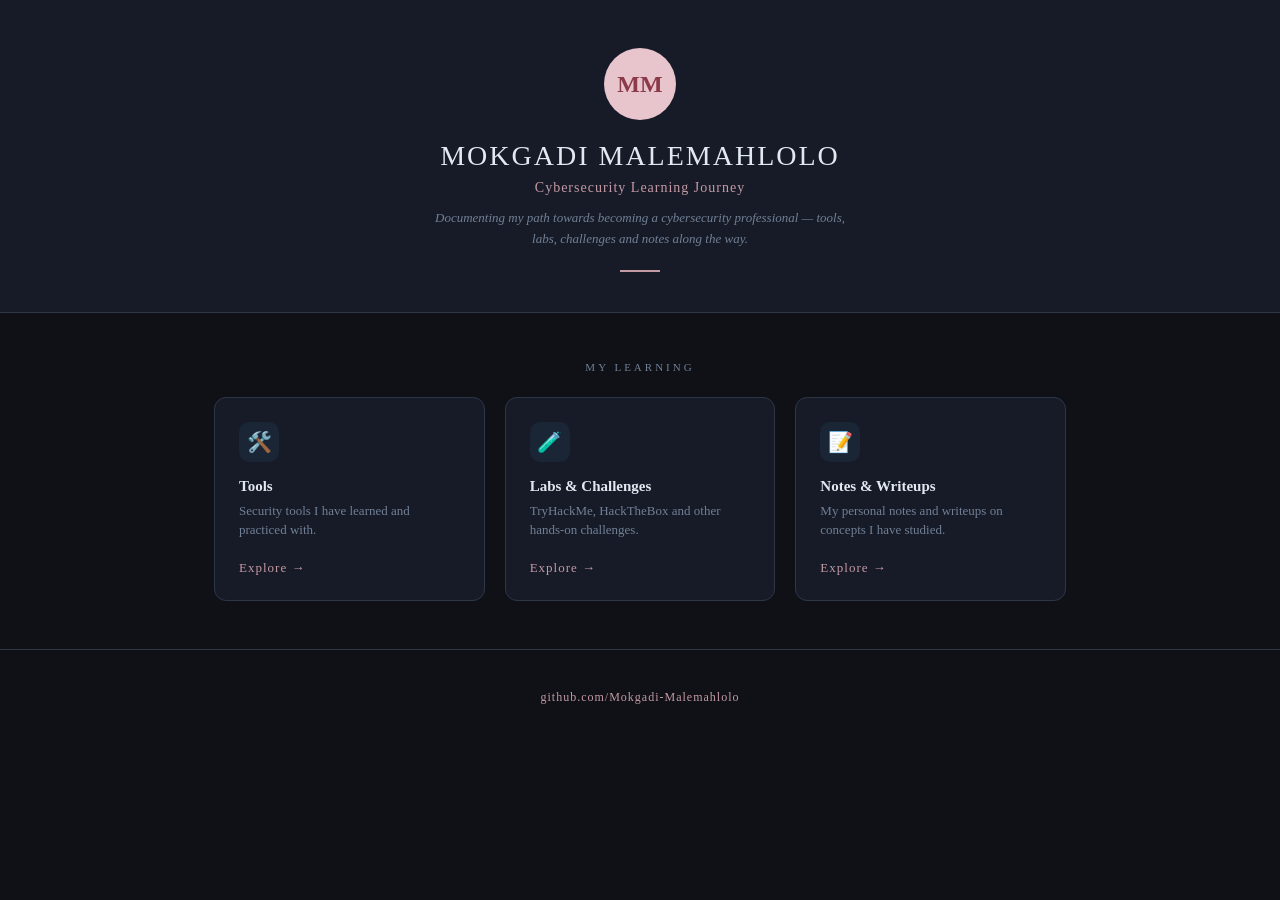
<file: index.html>
<!DOCTYPE html>
<html lang="en">
<head>
  <meta charset="UTF-8">
  <meta name="viewport" content="width=device-width, initial-scale=1.0">
  <title>Mokgadi | Cybersecurity Journey</title>
  <link rel="stylesheet" href="style.css">
</head>
<body>

  <header>
    <div class="avatar">MM</div>
    <h1>Mokgadi Malemahlolo</h1>
    <p class="role">Cybersecurity Learning Journey</p>
    <p class="bio">Documenting my path towards becoming a cybersecurity professional — tools, labs, challenges and notes along the way.</p>
    <div class="divider"></div>
  </header>

  <main>
    <p class="section-title">My Learning</p>

    <div class="grid">

      <a class="card" href="./tools/">
        <div class="card-icon icon-tools">🛠️</div>
        <h2>Tools</h2>
        <p>Security tools I have learned and practiced with.</p>
        <div class="card-arrow">Explore →</div>
      </a>

      <a class="card" href="./labs/">
        <div class="card-icon icon-labs">🧪</div>
        <h2>Labs & Challenges</h2>
        <p>TryHackMe, HackTheBox and other hands-on challenges.</p>
        <div class="card-arrow">Explore →</div>
      </a>

      <a class="card" href="./writeups/">
        <div class="card-icon icon-writeups">📝</div>
        <h2>Notes & Writeups</h2>
        <p>My personal notes and writeups on concepts I have studied.</p>
        <div class="card-arrow">Explore →</div>
      </a>

    </div>
  </main>

  <footer>
    <a href="https://github.com/Mokgadi-Malemahlolo" target="_blank">github.com/Mokgadi-Malemahlolo</a>
  </footer>

</body>
</html>
</file>
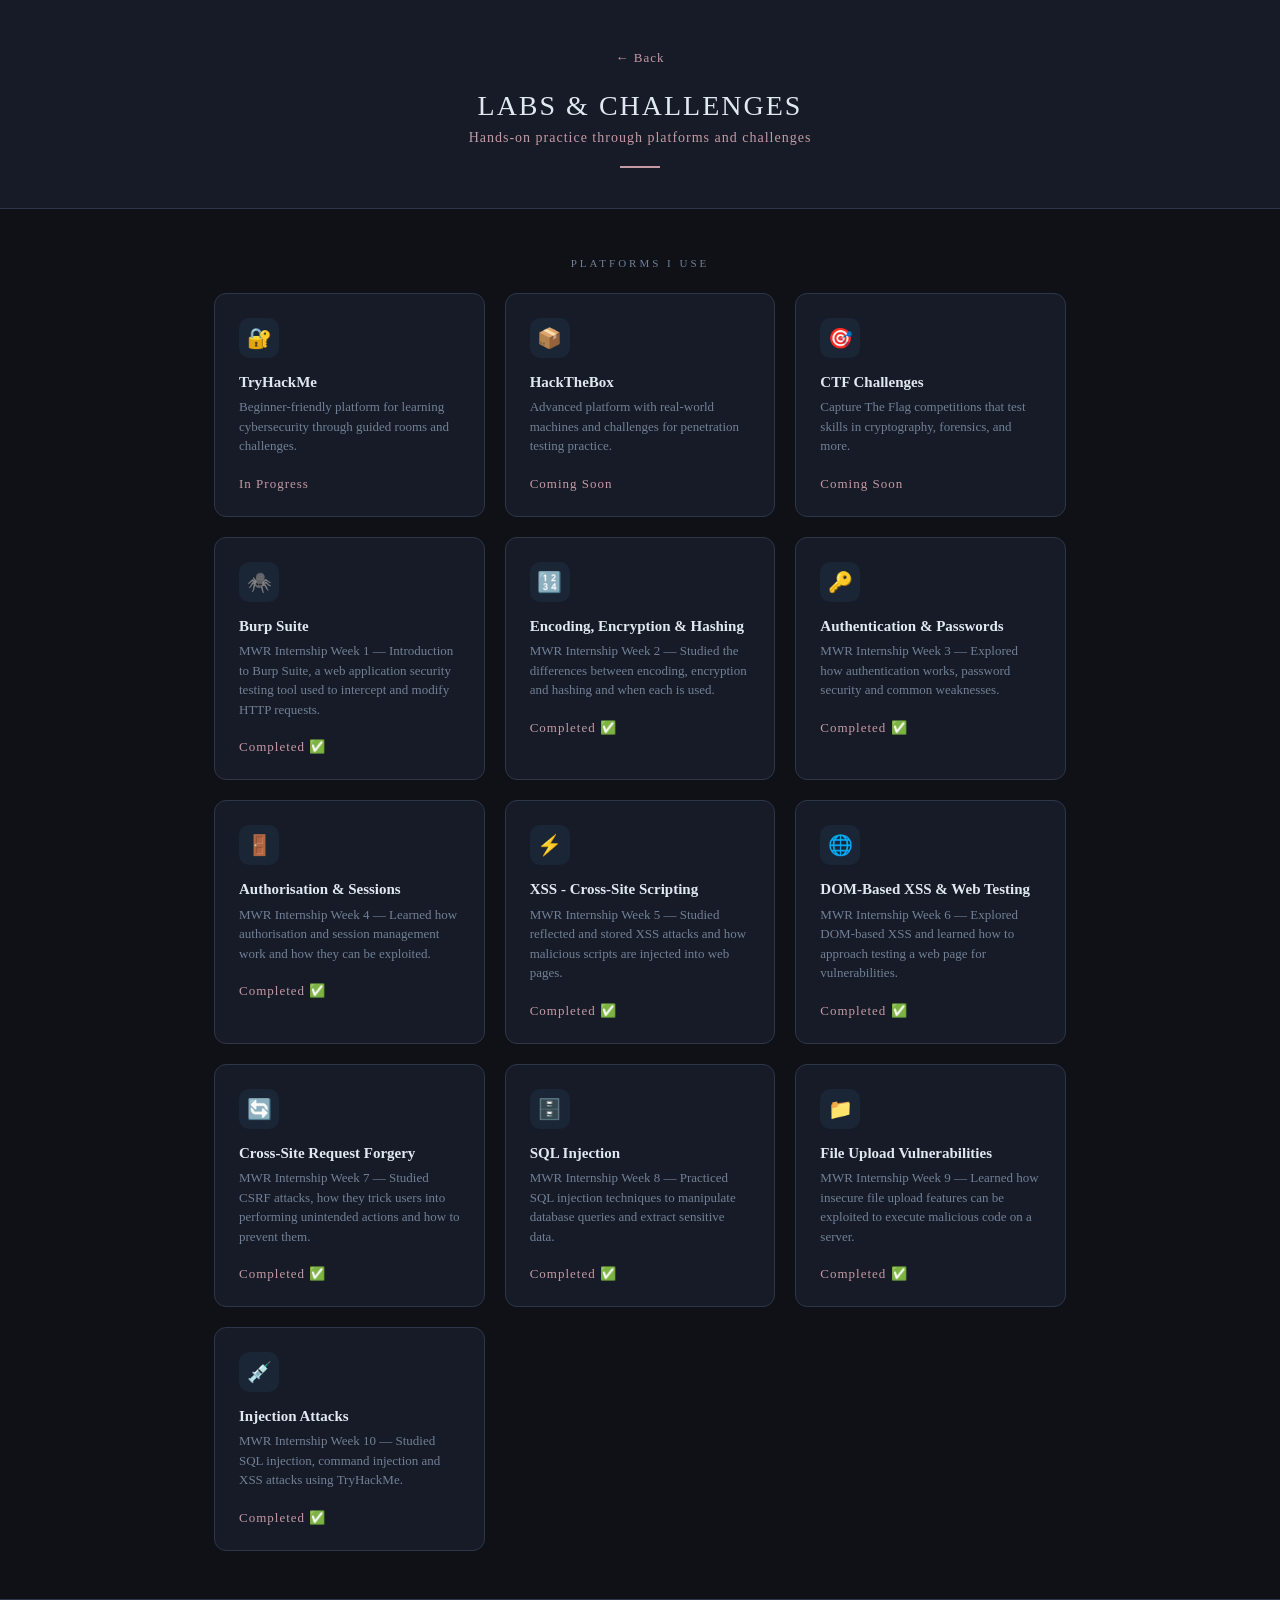
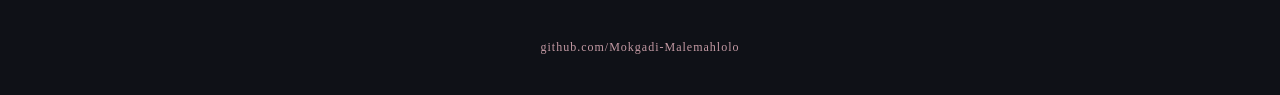
<file: labs/index.html>
<!DOCTYPE html>
<html lang="en">
<head>
  <meta charset="UTF-8">
  <meta name="viewport" content="width=device-width, initial-scale=1.0">
  <title>Labs | Mokgadi</title>
  <link rel="stylesheet" href="../style.css">
</head>
<body>

  <header>
    <a class="back" href="../index.html">← Back</a>
    <h1>Labs & Challenges</h1>
    <p class="role">Hands-on practice through platforms and challenges</p>
    <div class="divider"></div>
  </header>

  <main>
    <p class="section-title">Platforms I Use</p>

    <div class="grid">

      <div class="card">
        <div class="card-icon icon-labs">🔐</div>
        <h2>TryHackMe</h2>
        <p>Beginner-friendly platform for learning cybersecurity through guided rooms and challenges.</p>
        <div class="card-arrow">In Progress</div>
      </div>

      <div class="card">
        <div class="card-icon icon-labs">📦</div>
        <h2>HackTheBox</h2>
        <p>Advanced platform with real-world machines and challenges for penetration testing practice.</p>
        <div class="card-arrow">Coming Soon</div>
      </div>

      <div class="card">
        <div class="card-icon icon-labs">🎯</div>
        <h2>CTF Challenges</h2>
        <p>Capture The Flag competitions that test skills in cryptography, forensics, and more.</p>
        <div class="card-arrow">Coming Soon</div>
      </div>

      <div class="card">
       <div class="card-icon icon-labs">🕷️</div>
       <h2>Burp Suite</h2>
       <p>MWR Internship Week 1 — Introduction to Burp Suite, a web application security testing
         tool used to intercept and modify HTTP requests.</p>
       <div class="card-arrow">Completed ✅</div>
      </div>
      
      <div class="card">
       <div class="card-icon icon-labs">🔢</div>
       <h2>Encoding, Encryption & Hashing</h2>
       <p>MWR Internship Week 2 — Studied the differences between encoding, encryption and hashing and when each is used.</p>
       <div class="card-arrow">Completed ✅</div>
      </div>

      <div class="card">
       <div class="card-icon icon-labs">🔑</div>
      <h2>Authentication & Passwords</h2>
      <p>MWR Internship Week 3 — Explored how authentication works, password security and common weaknesses.</p>
      <div class="card-arrow">Completed ✅</div>
      </div>

      <div class="card">
       <div class="card-icon icon-labs">🚪</div>
       <h2>Authorisation & Sessions</h2>
       <p>MWR Internship Week 4 — Learned how authorisation and session management work and how they can be exploited.</p>
       <div class="card-arrow">Completed ✅</div>
     </div>

     <div class="card">
      <div class="card-icon icon-labs">⚡</div>
      <h2>XSS - Cross-Site Scripting</h2>
      <p>MWR Internship Week 5 — Studied reflected and stored XSS attacks and how malicious scripts are injected into web pages.</p>
      <div class="card-arrow">Completed ✅</div>
     </div>

     <div class="card">
      <div class="card-icon icon-labs">🌐</div>
      <h2>DOM-Based XSS & Web Testing</h2>
      <p>MWR Internship Week 6 — Explored DOM-based XSS and learned how to approach testing a web page for vulnerabilities.</p>
      <div class="card-arrow">Completed ✅</div>
     </div>

    <div class="card">
     <div class="card-icon icon-labs">🔄</div>
     <h2>Cross-Site Request Forgery</h2>
     <p>MWR Internship Week 7 — Studied CSRF attacks, how they trick users into performing unintended actions and how to prevent them.</p>
     <div class="card-arrow">Completed ✅</div>
    </div>

    <div class="card">
     <div class="card-icon icon-labs">🗄️</div>
     <h2>SQL Injection</h2>
     <p>MWR Internship Week 8 — Practiced SQL injection techniques to manipulate database queries and extract sensitive data.</p>
     <div class="card-arrow">Completed ✅</div>
    </div>

    <div class="card">
     <div class="card-icon icon-labs">📁</div>
     <h2>File Upload Vulnerabilities</h2>
     <p>MWR Internship Week 9 — Learned how insecure file upload features can be 
      exploited to execute malicious code on a server.</p>
     <div class="card-arrow">Completed ✅</div>
    </div>

      <div class="card">
       <div class="card-icon icon-labs">💉</div>
       <h2>Injection Attacks</h2>
       <p>MWR Internship Week 10 — Studied SQL injection, command injection and XSS attacks using TryHackMe.</p>
       <div class="card-arrow">Completed ✅</div>
      </div>

    </div>
    
  </main>

  <footer>
    <a href="https://github.com/Mokgadi-Malemahlolo" target="_blank">github.com/Mokgadi-Malemahlolo</a>
  </footer>

</body>
</html>
</file>
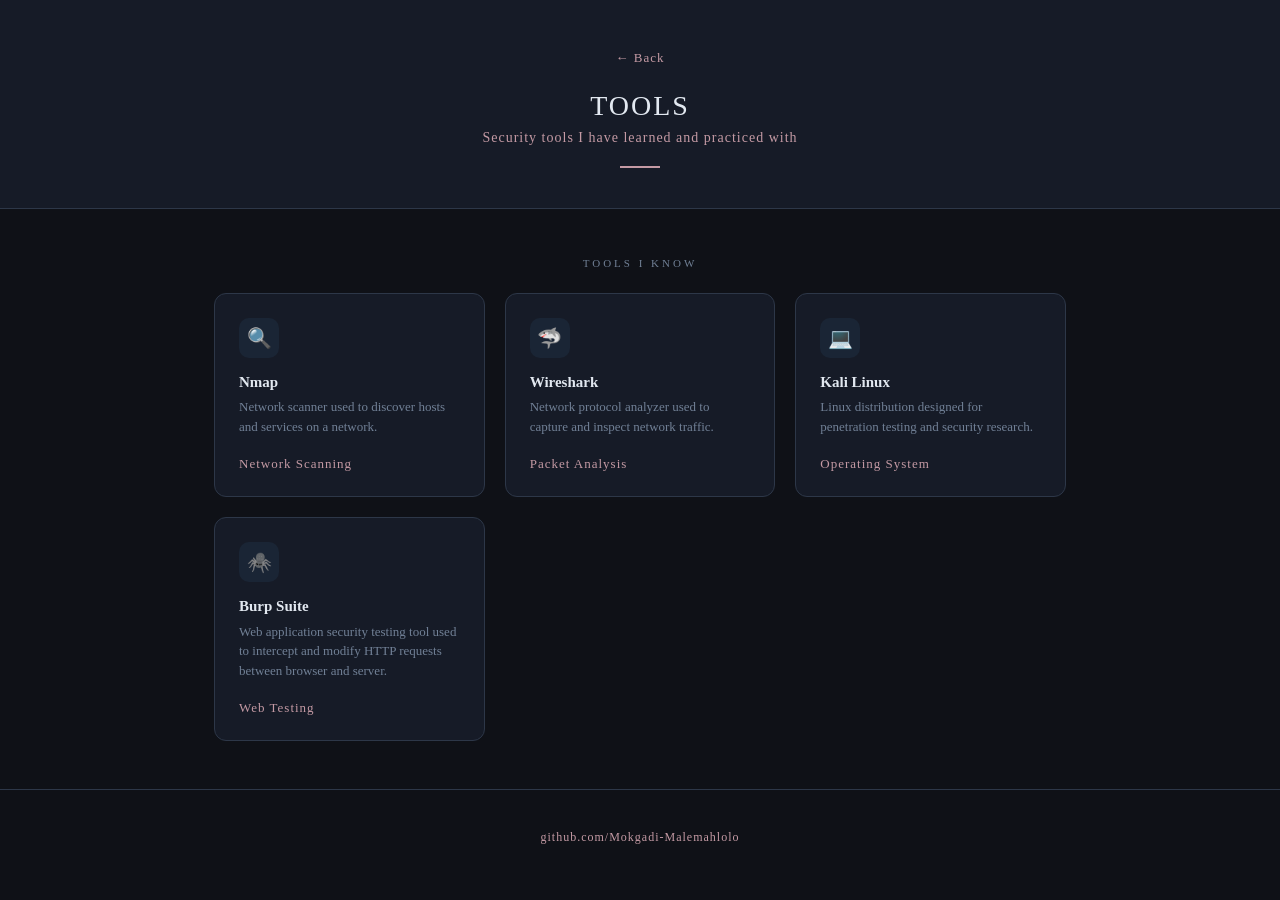
<file: tools/index.html>
<!DOCTYPE html>
<html lang="en">
<head>
  <meta charset="UTF-8">
  <meta name="viewport" content="width=device-width, initial-scale=1.0">
  <title>Tools | Mokgadi</title>
  <link rel="stylesheet" href="../style.css">
</head>
<body>

  <header>
    <a class="back" href="../index.html">← Back</a>
    <h1>Tools</h1>
    <p class="role">Security tools I have learned and practiced with</p>
    <div class="divider"></div>
  </header>

  <main>
    <p class="section-title">Tools I Know</p>

    <div class="grid">

      <div class="card">
        <div class="card-icon icon-tools">🔍</div>
        <h2>Nmap</h2>
        <p>Network scanner used to discover hosts and services on a network.</p>
        <div class="card-arrow">Network Scanning</div>
      </div>

      <div class="card">
        <div class="card-icon icon-tools">🦈</div>
        <h2>Wireshark</h2>
        <p>Network protocol analyzer used to capture and inspect network traffic.</p>
        <div class="card-arrow">Packet Analysis</div>
      </div>

      <div class="card">
        <div class="card-icon icon-tools">💻</div>
        <h2>Kali Linux</h2>
        <p>Linux distribution designed for penetration testing and security research.</p>
        <div class="card-arrow">Operating System</div>
      </div>

      <div class="card">
       <div class="card-icon icon-tools">🕷️</div>
       <h2>Burp Suite</h2>
       <p>Web application security testing tool used to intercept and modify HTTP requests between browser and server.</p>
       <div class="card-arrow">Web Testing</div>
      </div>



    </div>
  </main>

  <footer>
    <a href="https://github.com/Mokgadi-Malemahlolo" target="_blank">github.com/Mokgadi-Malemahlolo</a>
  </footer>

</body>
</html>
</file>
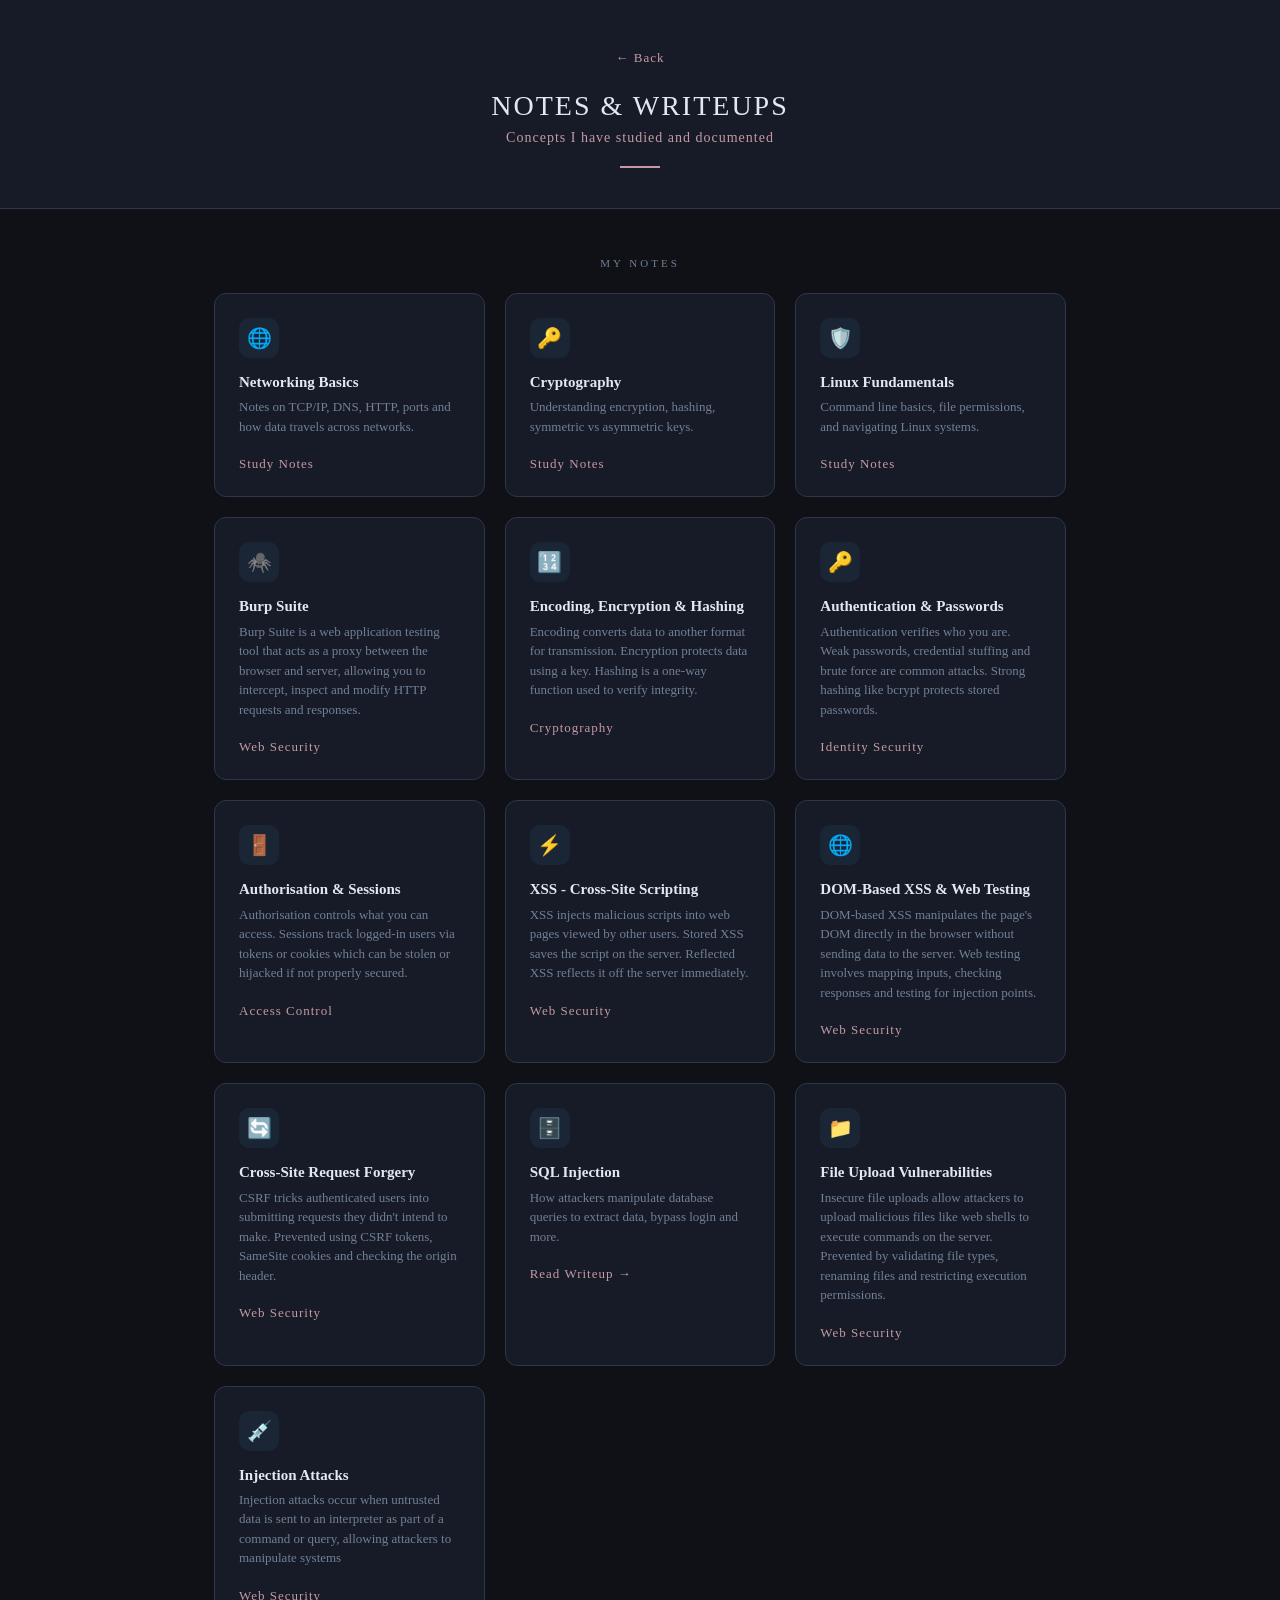
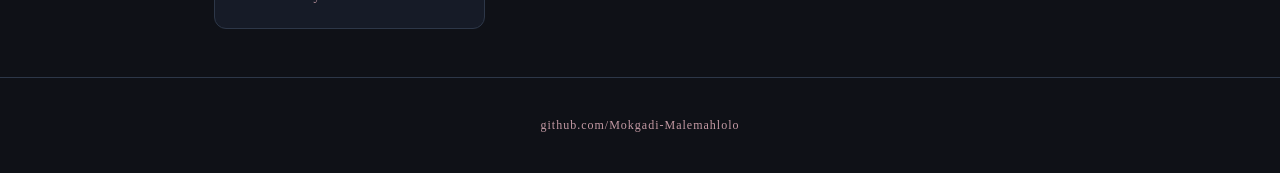
<file: writeups/index.html>
<!DOCTYPE html>
<html lang="en">
<head>
  <meta charset="UTF-8">
  <meta name="viewport" content="width=device-width, initial-scale=1.0">
  <title>Writeups | Mokgadi</title>
  <link rel="stylesheet" href="../style.css">
</head>
<body>

  <header>
    <a class="back" href="../index.html">← Back</a>
    <h1>Notes & Writeups</h1>
    <p class="role">Concepts I have studied and documented</p>
    <div class="divider"></div>
  </header>

  <main>
    <p class="section-title">My Notes</p>

    <div class="grid">

      <div class="card">
        <div class="card-icon icon-writeups">🌐</div>
        <h2>Networking Basics</h2>
        <p>Notes on TCP/IP, DNS, HTTP, ports and how data travels across networks.</p>
        <div class="card-arrow">Study Notes</div>
      </div>

      <div class="card">
        <div class="card-icon icon-writeups">🔑</div>
        <h2>Cryptography</h2>
        <p>Understanding encryption, hashing, symmetric vs asymmetric keys.</p>
        <div class="card-arrow">Study Notes</div>
      </div>

      <div class="card">
        <div class="card-icon icon-writeups">🛡️</div>
        <h2>Linux Fundamentals</h2>
        <p>Command line basics, file permissions, and navigating Linux systems.</p>
        <div class="card-arrow">Study Notes</div>
      </div>

      <div class="card">
       <div class="card-icon icon-writeups">🕷️</div>
       <h2>Burp Suite</h2>
       <p>Burp Suite is a web application testing tool that acts as a proxy between the browser and server, allowing you to intercept, inspect and modify HTTP requests and responses.</p>
       <div class="card-arrow">Web Security</div>
      </div>

      <div class="card">
       <div class="card-icon icon-writeups">🔢</div>
       <h2>Encoding, Encryption & Hashing</h2>
       <p>Encoding converts data to another format for transmission. Encryption protects data using a key. Hashing is a one-way function used to verify integrity.</p>
       <div class="card-arrow">Cryptography</div>
      </div>

      <div class="card">
       <div class="card-icon icon-writeups">🔑</div>
       <h2>Authentication & Passwords</h2>
       <p>Authentication verifies who you are. Weak passwords, credential stuffing and brute force are common attacks. Strong hashing like bcrypt protects stored passwords.</p>
       <div class="card-arrow">Identity Security</div>
      </div>

      <div class="card">
       <div class="card-icon icon-writeups">🚪</div>
       <h2>Authorisation & Sessions</h2>
       <p>Authorisation controls what you can access. Sessions track logged-in users via tokens or cookies which can be stolen or hijacked if not properly secured.</p>
       <div class="card-arrow">Access Control</div>
      </div>

      <div class="card">
       <div class="card-icon icon-writeups">⚡</div>
       <h2>XSS - Cross-Site Scripting</h2>
       <p>XSS injects malicious scripts into web pages viewed by other users. Stored XSS saves the script on the server. Reflected XSS reflects it off the server immediately.</p>
       <div class="card-arrow">Web Security</div>
      </div>

      <div class="card">
       <div class="card-icon icon-writeups">🌐</div>
       <h2>DOM-Based XSS & Web Testing</h2>
       <p>DOM-based XSS manipulates the page's DOM directly in the browser without sending data to the server. Web testing involves mapping inputs, checking responses and testing for injection points.</p>
       <div class="card-arrow">Web Security</div>
      </div>

      <div class="card">
       <div class="card-icon icon-writeups">🔄</div>
       <h2>Cross-Site Request Forgery</h2>
       <p>CSRF tricks authenticated users into submitting requests they didn't intend to make. Prevented using CSRF tokens, SameSite cookies and checking the origin header.</p>
       <div class="card-arrow">Web Security</div>
      </div>

     <a class="card" href="./sql-injection.html">
      <div class="card-icon icon-writeups">🗄️</div>
      <h2>SQL Injection</h2>
      <p>How attackers manipulate database queries to extract data, bypass login and more.</p>
      <div class="card-arrow">Read Writeup →</div>
     </a>

     <div class="card">
      <div class="card-icon icon-writeups">📁</div>
      <h2>File Upload Vulnerabilities</h2>
      <p>Insecure file uploads allow attackers to upload malicious files like web shells to execute commands on the server. Prevented by validating file types, renaming files and restricting execution permissions.</p>
      <div class="card-arrow">Web Security</div>
     </div>

      <div class="card">
        <div class="card-icon icon-writeups">💉</div>
        <h2>Injection Attacks</h2>
        <p>Injection attacks occur when untrusted data is sent to an interpreter as part of a command or query,
             allowing attackers to manipulate systems</p>
        <div class="card-arrow">Web Security</div>
      </div>

    </div>
  </main>

  <footer>
    <a href="https://github.com/Mokgadi-Malemahlolo" target="_blank">github.com/Mokgadi-Malemahlolo</a>
  </footer>

</body>
</html>
</file>
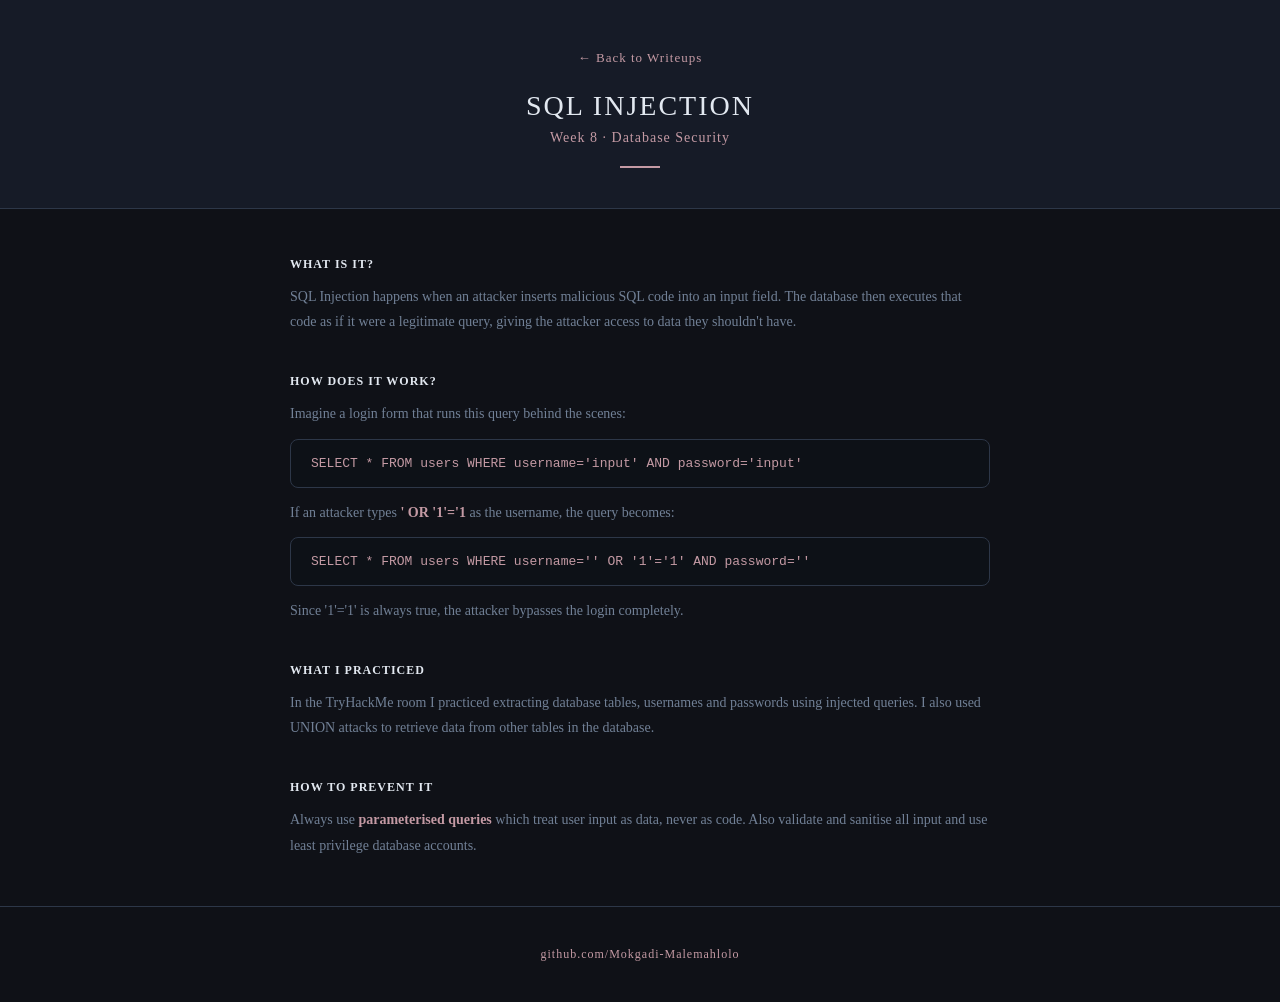
<file: writeups/sql-injection.html>
<!DOCTYPE html>
<html lang="en">
<head>
  <meta charset="UTF-8">
  <meta name="viewport" content="width=device-width, initial-scale=1.0">
  <title>SQL Injection | Mokgadi</title>
  <link rel="stylesheet" href="../style.css">
</head>
<body>

  <header>
    <a class="back" href="index.html">← Back to Writeups</a>
    <h1>SQL Injection</h1>
    <p class="role">Week 8 · Database Security</p>
    <div class="divider"></div>
  </header>

  <main>

    <div class="writeup-body">

      <div class="writeup-section">
        <h2>What is it?</h2>
        <p>SQL Injection happens when an attacker inserts malicious SQL code into an input field. The database then executes that code as if it were a legitimate query, giving the attacker access to data they shouldn't have.</p>
      </div>

      <div class="writeup-section">
        <h2>How does it work?</h2>
        <p>Imagine a login form that runs this query behind the scenes:</p>
        <div class="code-block">SELECT * FROM users WHERE username='input' AND password='input'</div>
        <p>If an attacker types <strong>' OR '1'='1</strong> as the username, the query becomes:</p>
        <div class="code-block">SELECT * FROM users WHERE username='' OR '1'='1' AND password=''</div>
        <p>Since '1'='1' is always true, the attacker bypasses the login completely.</p>
      </div>

      <div class="writeup-section">
        <h2>What I practiced</h2>
        <p>In the TryHackMe room I practiced extracting database tables, usernames and passwords using injected queries. I also used UNION attacks to retrieve data from other tables in the database.</p>
      </div>

      <div class="writeup-section">
        <h2>How to prevent it</h2>
        <p>Always use <strong>parameterised queries</strong> which treat user input as data, never as code. Also validate and sanitise all input and use least privilege database accounts.</p>
      </div>

    </div>

  </main>

  <footer>
    <a href="https://github.com/Mokgadi-Malemahlolo" target="_blank">github.com/Mokgadi-Malemahlolo</a>
  </footer>

</body>
</html>
</file>
<file: style.css>
/* ══════════════════════════════════════
   RESET
   Removes default browser spacing
══════════════════════════════════════ */
* {
  margin: 0;
  padding: 0;
  box-sizing: border-box;
}

/* Fix blue link color everywhere */
a {
  color: inherit;
  text-decoration: none;
}


/* ══════════════════════════════════════
   PAGE / BODY
   Dark theme fits cybersecurity vibes
══════════════════════════════════════ */
body {
  font-family: 'Georgia', serif;
  background-color: #0f1117;   /* very dark background */
  color: #e2e8f0;              /* light text */
  min-height: 100vh;
}


/* ══════════════════════════════════════
   HEADER
══════════════════════════════════════ */
header {
  background-color: #161b27;   /* slightly lighter dark */
  border-bottom: 1px solid #2d3748;
  padding: 3rem 2rem 2.5rem;
  text-align: center;
}

/* Circle with initials */
.avatar {
  width: 72px;
  height: 72px;
  border-radius: 50%;
  background-color: #e8c4cc;   /* keeping your pink touch */
  display: flex;
  align-items: center;
  justify-content: center;
  font-size: 24px;
  font-weight: 600;
  color: #8b3a4a;
  margin: 0 auto 1.25rem;
}

/* Your name */
header h1 {
  font-size: 28px;
  font-weight: 400;
  letter-spacing: 2px;
  text-transform: uppercase;
  color: #e2e8f0;
}

/* Subtitle */
.role {
  margin-top: 0.5rem;
  font-size: 14px;
  color: #c49aa4;              /* pink accent */
  letter-spacing: 1px;
}

/* Bio paragraph */
.bio {
  margin-top: 0.75rem;
  font-size: 13px;
  color: #718096;
  max-width: 420px;
  margin-left: auto;
  margin-right: auto;
  line-height: 1.6;
  font-style: italic;
}

/* Pink divider line */
.divider {
  width: 40px;
  height: 2px;
  background-color: #c49aa4;
  margin: 1.25rem auto 0;
}


/* ══════════════════════════════════════
   MAIN CONTENT
══════════════════════════════════════ */
main {
  max-width: 900px;
  margin: 3rem auto;
  padding: 0 1.5rem;
}

/* "MY LEARNING" label */
.section-title {
  font-size: 11px;
  letter-spacing: 3px;
  text-transform: uppercase;
  color: #718096;
  margin-bottom: 1.5rem;
  text-align: center;
}


/* ══════════════════════════════════════
   GRID
   Forces 3 cards side by side
══════════════════════════════════════ */
.grid {
  display: grid;
  grid-template-columns: repeat(3, 1fr); /* 3 equal columns */
  gap: 1.25rem;
}


/* ══════════════════════════════════════
   CARDS
══════════════════════════════════════ */
.card {
  background-color: #161b27;
  border: 1px solid #2d3748;
  border-radius: 12px;
  padding: 1.5rem;
  text-decoration: none;
  color: inherit;
  display: block;
  transition: transform 0.2s, border-color 0.2s;
}

/* Card lifts on hover with pink border */
.card:hover {
  transform: translateY(-3px);
  border-color: #c49aa4;
}


/* ══════════════════════════════════════
   CARD ICONS
══════════════════════════════════════ */
.card-icon {
  width: 40px;
  height: 40px;
  border-radius: 10px;
  display: flex;
  align-items: center;
  justify-content: center;
  font-size: 20px;
  margin-bottom: 1rem;
}

.icon-tools    { background-color: #1a2535; }
.icon-labs     { background-color: #1a2535; }
.icon-writeups { background-color: #1a2535; }

/* Card title */
.card h2 {
  font-size: 15px;
  font-weight: 600;
  color: #e2e8f0;
  margin-bottom: 0.4rem;
}

/* Card description */
.card p {
  font-size: 13px;
  color: #718096;
  line-height: 1.5;
}

/* "Explore →" link */
.card-arrow {
  margin-top: 1.25rem;
  font-size: 13px;
  color: #c49aa4;              /* pink */
  letter-spacing: 1px;
}


/* ══════════════════════════════════════
   FOOTER
══════════════════════════════════════ */
footer {
  text-align: center;
  padding: 2.5rem 1rem;
  font-size: 12px;
  color: #4a5568;
  letter-spacing: 1px;
  border-top: 1px solid #2d3748;
  margin-top: 3rem;
}

footer a {
  color: #c49aa4;
  text-decoration: none;
}

/* ══════════════════════════════════════
   BACK BUTTON
══════════════════════════════════════ */
.back {
  display: inline-block;
  margin-bottom: 1.5rem;
  font-size: 13px;
  color: #c49aa4;
  text-decoration: none;
  letter-spacing: 1px;
}

.back:hover {
  text-decoration: underline;
}

/* ══════════════════════════════════════
   WRITEUP PAGE
   Full notes page for each topic
══════════════════════════════════════ */
.writeup-body {
  max-width: 700px;
  margin: 0 auto;
}

.writeup-section {
  margin-bottom: 2.5rem;
}

.writeup-section h2 {
  font-size: 16px;
  font-weight: 600;
  color: #e2e8f0;
  margin-bottom: 0.75rem;
  letter-spacing: 1px;
  text-transform: uppercase;
  font-size: 12px;
}

.writeup-section p {
  font-size: 14px;
  color: #718096;
  line-height: 1.8;
  margin-bottom: 0.75rem;
}

.writeup-section strong {
  color: #c49aa4;
}

/* Code block for showing examples */
.code-block {
  background-color: #0d1117;
  border: 1px solid #2d3748;
  border-radius: 8px;
  padding: 1rem 1.25rem;
  font-family: 'Courier New', monospace;
  font-size: 13px;
  color: #c49aa4;
  margin: 0.75rem 0;
  overflow-x: auto;
}
</file>
